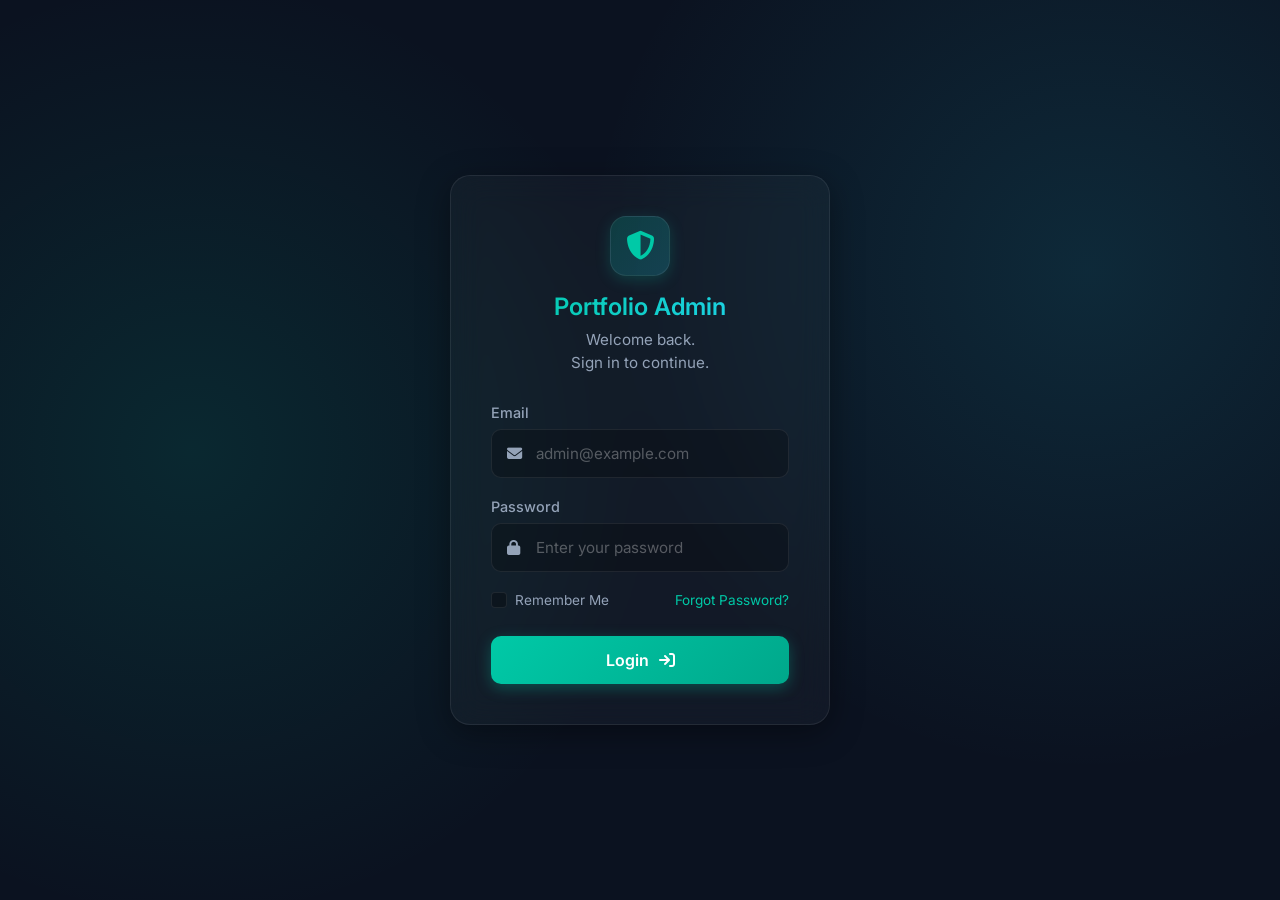
<file: index.html>
<!DOCTYPE html>
<html lang="en">
<head>
    <meta charset="UTF-8">
    <meta name="viewport" content="width=device-width, initial-scale=1.0">
    <title>Portfolio Admin Dashboard</title>
    <!-- Google Fonts -->
    <link rel="preconnect" href="https://fonts.googleapis.com">
    <link rel="preconnect" href="https://fonts.gstatic.com" crossorigin>
    <link href="https://fonts.googleapis.com/css2?family=Inter:wght@300;400;500;600;700&display=swap" rel="stylesheet">
    <!-- FontAwesome for Icons -->
    <link rel="stylesheet" href="https://cdnjs.cloudflare.com/ajax/libs/font-awesome/6.4.0/css/all.min.css">
    <!-- Main Stylesheet -->
    <link rel="stylesheet" href="style.css">
</head>
<body>

    <!-- Route Protection -->
    <script>
        if (!localStorage.getItem("token")) {
            window.location.href = "login.html";
        }
    </script>

    <div class="dashboard-container">
        <!-- Sidebar Navigation -->
        <aside class="sidebar glass-panel">
            <div class="sidebar-header">
                <h2>Admin Panel</h2>
            </div>
            <nav class="sidebar-nav">
                <a href="#" class="nav-item active" data-target="dashboard-section">
                    <i class="fa-solid fa-chart-pie"></i> Dashboard
                </a>
                <a href="#" class="nav-item" data-target="projects-section">
                    <i class="fa-solid fa-briefcase"></i> Projects
                </a>
                <a href="#" class="nav-item" data-target="skills-section">
                    <i class="fa-solid fa-code"></i> Skills
                </a>
                <a href="#" class="nav-item" data-target="about-section">
                    <i class="fa-solid fa-user"></i> About
                </a>
                <a href="#" class="nav-item" data-target="contact-section">
                    <i class="fa-solid fa-envelope"></i> Contact
                </a>
                <div class="nav-divider"></div>
                <a href="#" class="nav-item">
                    <i class="fa-solid fa-gear"></i> Settings
                </a>
                <a href="#" id="logout-btn" class="nav-item logout">
                    <i class="fa-solid fa-arrow-right-from-bracket"></i> Logout
                </a>
            </nav>
        </aside>

        <!-- Main Content Area -->
        <main class="main-content">
            <!-- Topbar -->
            <header class="topbar glass-panel">
                <div class="topbar-title">
                    <h1 id="current-section-title">Dashboard</h1>
                </div>
                <div class="topbar-actions">
                    <div class="admin-profile">
                        <img src="https://ui-avatars.com/api/?name=Ahammed+Adil&background=00C9A7&color=fff" alt="Admin" class="avatar">
                        <span>Ahammed Adil</span>
                    </div>
                </div>
            </header>

            <!-- Sections Container -->
            <div class="sections-container">
                
                <!-- Dashboard Section -->
                <section id="dashboard-section" class="content-section active">
                    <div class="dashboard-cards">
                        <div class="stat-card glass-panel">
                            <div class="stat-icon"><i class="fa-solid fa-briefcase"></i></div>
                            <div class="stat-info">
                                <h3>Total Projects</h3>
                                <p id="stat-projects">0</p>
                            </div>
                        </div>
                        <div class="stat-card glass-panel">
                            <div class="stat-icon"><i class="fa-solid fa-code"></i></div>
                            <div class="stat-info">
                                <h3>Total Skills</h3>
                                <p id="stat-skills">0</p>
                            </div>
                        </div>
                        <div class="stat-card glass-panel">
                            <div class="stat-icon"><i class="fa-solid fa-envelope"></i></div>
                            <div class="stat-info">
                                <h3>Total Messages</h3>
                                <p id="stat-messages">0</p>
                            </div>
                        </div>
                        <div class="stat-card glass-panel">
                            <div class="stat-icon"><i class="fa-solid fa-eye"></i></div>
                            <div class="stat-info">
                                <h3>Visitors</h3>
                                <p id="stat-visitors">0</p>
                            </div>
                        </div>
                    </div>
                </section>

                <!-- Projects Section -->
                <section id="projects-section" class="content-section">
                    <div class="section-header">
                        <h2>Manage Projects</h2>
                        <button class="btn btn-primary" onclick="openProjectModal()"><i class="fa-solid fa-plus"></i> Add Project</button>
                    </div>
                    <div class="projects-grid" id="projects-grid">
                        <!-- Projects will be loaded here dynamically -->
                        <div class="loading-state">Loading projects...</div>
                    </div>
                </section>

                <!-- Placeholders for other sections -->
                <section id="skills-section" class="content-section">

                    <div class="section-header">
                        <h2>Manage Skills</h2>

                        <button class="btn btn-primary" onclick="openSkillModal()">
                            <i class="fa-solid fa-plus"></i> Add Skill
                        </button>
                    </div>

                    <div class="projects-grid" id="skills-grid">

                        <div class="loading-state">
                            Loading skills...
                        </div>

                    </div>

                </section>


                <section id="about-section" class="content-section">

                    <div class="section-header">

                        <h2>Manage About</h2>

                        <button class="btn btn-primary" onclick="openAboutModal()">

                            <i class="fa-solid fa-pen"></i>

                            Edit About

                        </button>

                    </div>

                    <div id="about-card" class="glass-panel" style="padding:30px;">

                        <div class="loading-state">

                            Loading About...

                        </div>

                    </div>

                </section>
                                <section id="contact-section" class="content-section">

                            <div class="section-header">

                                <h2>Contact Messages</h2>

                            </div>

                            <div id="messages-grid" class="projects-grid">

                                <div class="loading-state">

                                    Loading Messages...

                                </div>

                            </div>

                        </section>

                            </div>
                        </main>
                    </div>

    <!-- Project Modal (Add/Edit) -->
    <div id="project-modal" class="modal-overlay">
        <div class="modal-content glass-panel">
            <div class="modal-header">
                <h2 id="modal-title">Add Project</h2>
                <button class="close-btn" onclick="closeProjectModal()"><i class="fa-solid fa-xmark"></i></button>
            </div>
            <form id="project-form">
                <input type="hidden" id="project-id">
                
                <div class="form-group">
                    <label for="project-title">Project Title</label>
                    <input type="text" id="project-title" required class="glass-input">
                </div>
                
                <div class="form-group">
                <label for="project-category">Category</label>

                    <select id="project-category" class="glass-input" required>
                        <option value="">Select Category</option>
                        <option value="Frontend">Frontend</option>
                        <option value="Backend">Backend</option>
                        <option value="Full Stack">Full Stack</option>
                        <option value="Mobile">Mobile</option>
                        <option value="AI/ML">AI/ML</option>
                    </select>
                </div>
                <div class="form-group">
                    <label for="project-tech">Technologies (comma separated)</label>
                    <input type="text" id="project-tech" required class="glass-input">
                </div>

                <div class="form-group">
                    <label for="project-github">GitHub Link</label>
                    <input type="url" id="project-github" class="glass-input">
                </div>

                <div class="form-group">
                    <label for="project-demo">Live Demo Link</label>
                    <input type="url" id="project-demo" class="glass-input">
                </div>

                <div class="form-group">
                    <label for="project-desc">Description</label>
                    <textarea id="project-desc" rows="4" required class="glass-input"></textarea>
                </div>

                <div class="form-group checkbox-group">
                    <input type="checkbox" id="project-featured">
                    <label for="project-featured">Featured Project</label>
                </div>

                <div class="modal-actions">
                    <button type="button" class="btn btn-secondary" onclick="closeProjectModal()">Cancel</button>
                    <button type="submit" class="btn btn-primary">Save Project</button>
                </div>
            </form>
        </div>
    </div>

  
    <!-- Skill Modal -->
<div id="skill-modal" class="modal-overlay">
    <div class="modal-content glass-panel">

        <div class="modal-header">
            <h2 id="skill-modal-title">Add Skill</h2>

            <button class="close-btn" onclick="closeSkillModal()">
                <i class="fa-solid fa-xmark"></i>
            </button>
        </div>

        <form id="skill-form">

            <input type="hidden" id="skill-id">

            <div class="form-group">
                <label>Skill Name</label>
                <input
                    type="text"
                    id="skill-name"
                    class="glass-input"
                    required>
            </div>

            <div class="form-group">
                <label>Category</label>

                <select
                    id="skill-category"
                    class="glass-input"
                    required>

                    <option value="Frontend">Frontend</option>
                    <option value="Backend">Backend</option>
                    <option value="Database">Database</option>
                    <option value="Programming">Programming</option>
                    <option value="Tools">Tools</option>

                </select>
            </div>

            <div class="form-group">
                <label>Skill Level (0-100)</label>

                <input
                    type="number"
                    id="skill-level"
                    class="glass-input"
                    min="0"
                    max="100"
                    required>
            </div>

            <div class="form-group">
                <label>FontAwesome Icon</label>

                <input
                    type="text"
                    id="skill-icon"
                    class="glass-input"
                    placeholder="fab fa-react"
                    required>
            </div>

            <div class="modal-actions">

                <button
                    type="button"
                    class="btn btn-secondary"
                    onclick="closeSkillModal()">
                    Cancel
                </button>

                <button
                    type="submit"
                    class="btn btn-primary">
                    Save Skill
                </button>

            </div>

        </form>

    </div>
</div>

<!-- About Modal -->
<div id="about-modal" class="modal-overlay">

    <div class="modal-content glass-panel">

        <div class="modal-header">

            <h2>Edit About</h2>

            <button class="close-btn" onclick="closeAboutModal()">
                <i class="fa-solid fa-xmark"></i>
            </button>

        </div>

        <form id="about-form">

            <div class="form-group">

                <label>Bio</label>

                <textarea
                    id="about-bio"
                    rows="8"
                    class="glass-input"
                    required></textarea>

            </div>

            <div class="modal-actions">

                <button
                    type="button"
                    class="btn btn-secondary"
                    onclick="closeAboutModal()">

                    Cancel

                </button>

                <button
                    type="submit"
                    class="btn btn-primary">

                    Save

                </button>

            </div>

        </form>

    </div>

</div>

<script src="script.js"></script>

</body>
</html>
</file>
<file: style.css>
:root {
    /* Color Palette */
    --bg-color: #0B1220;
    --primary: #00C9A7;
    --primary-hover: #00a88b;
    --accent: #22D3EE;
    --text-main: #FFFFFF;
    --text-secondary: #94A3B8;
    --danger: #ef4444;
    
    /* Glassmorphism */
    --glass-bg: rgba(255, 255, 255, 0.03);
    --glass-border: rgba(255, 255, 255, 0.08);
    --glass-shadow: 0 4px 30px rgba(0, 0, 0, 0.3);
    --glass-blur: blur(12px);
    
    /* Layout */
    --sidebar-width: 260px;
    --transition: all 0.3s ease;
}

* {
    margin: 0;
    padding: 0;
    box-sizing: border-box;
}

body {
    font-family: 'Inter', sans-serif;
    background-color: var(--bg-color);
    color: var(--text-main);
    min-height: 100vh;
    overflow-x: hidden;
    /* Optional: Add a subtle background glow or gradient for a more premium feel */
    background-image: 
        radial-gradient(circle at 15% 50%, rgba(0, 201, 167, 0.08), transparent 25%),
        radial-gradient(circle at 85% 30%, rgba(34, 211, 238, 0.08), transparent 25%);
}

/* Glass Panel Utility */
.glass-panel {
    background: var(--glass-bg);
    border: 1px solid var(--glass-border);
    backdrop-filter: var(--glass-blur);
    -webkit-backdrop-filter: var(--glass-blur);
    box-shadow: var(--glass-shadow);
    border-radius: 16px;
}

/* Buttons */
.btn {
    padding: 10px 20px;
    border-radius: 8px;
    border: none;
    font-family: 'Inter', sans-serif;
    font-weight: 500;
    cursor: pointer;
    transition: var(--transition);
    display: inline-flex;
    align-items: center;
    gap: 8px;
    font-size: 0.9rem;
}

.btn-primary {
    background: var(--primary);
    color: #fff;
}
.btn-primary:hover {
    background: var(--primary-hover);
    transform: translateY(-2px);
    box-shadow: 0 4px 12px rgba(0, 201, 167, 0.3);
}

.btn-secondary {
    background: rgba(255,255,255,0.1);
    color: var(--text-main);
}
.btn-secondary:hover {
    background: rgba(255,255,255,0.15);
}

.btn-danger {
    background: rgba(239, 68, 68, 0.1);
    color: var(--danger);
    border: 1px solid rgba(239, 68, 68, 0.2);
}
.btn-danger:hover {
    background: var(--danger);
    color: #fff;
}

/* Dashboard Layout */
.dashboard-container {
    display: flex;
    height: 100vh;
}

/* Sidebar */
.sidebar {
    width: var(--sidebar-width);
    height: calc(100vh - 32px);
    margin: 16px;
    display: flex;
    flex-direction: column;
    padding: 24px 0;
}

.sidebar-header {
    padding: 0 24px 24px;
    border-bottom: 1px solid var(--glass-border);
    margin-bottom: 24px;
}
.sidebar-header h2 {
    font-size: 1.25rem;
    font-weight: 600;
    letter-spacing: 1px;
    background: linear-gradient(90deg, var(--primary), var(--accent));
    -webkit-background-clip: text;
    -webkit-text-fill-color: transparent;
}

.sidebar-nav {
    display: flex;
    flex-direction: column;
    gap: 8px;
    padding: 0 16px;
    flex: 1;
}

.nav-item {
    padding: 12px 16px;
    color: var(--text-secondary);
    text-decoration: none;
    border-radius: 10px;
    display: flex;
    align-items: center;
    gap: 12px;
    transition: var(--transition);
    font-weight: 500;
}
.nav-item i {
    font-size: 1.1rem;
    width: 20px;
    text-align: center;
}

.nav-item:hover {
    color: var(--text-main);
    background: rgba(255,255,255,0.05);
}

.nav-item.active {
    color: var(--text-main);
    background: linear-gradient(90deg, rgba(0, 201, 167, 0.15), rgba(34, 211, 238, 0.05));
    border-left: 3px solid var(--primary);
}

.nav-divider {
    height: 1px;
    background: var(--glass-border);
    margin: 16px 0;
}
.logout {
    color: #ef4444;
}
.logout:hover {
    background: rgba(239, 68, 68, 0.1);
    color: #ef4444;
}

/* Main Content */
.main-content {
    flex: 1;
    display: flex;
    flex-direction: column;
    padding: 16px 16px 16px 0;
    overflow: hidden;
}

/* Topbar */
.topbar {
    height: 70px;
    display: flex;
    justify-content: space-between;
    align-items: center;
    padding: 0 24px;
    margin-bottom: 24px;
}
.topbar-title h1 {
    font-size: 1.25rem;
    font-weight: 600;
}

.admin-profile {
    display: flex;
    align-items: center;
    gap: 12px;
    font-weight: 500;
}
.avatar {
    width: 36px;
    height: 36px;
    border-radius: 50%;
}

/* Sections */
.sections-container {
    flex: 1;
    overflow-y: auto;
    padding-right: 8px;
}

/* Custom Scrollbar for container */
.sections-container::-webkit-scrollbar {
    width: 6px;
}
.sections-container::-webkit-scrollbar-track {
    background: transparent;
}
.sections-container::-webkit-scrollbar-thumb {
    background: var(--glass-border);
    border-radius: 4px;
}

.content-section {
    display: none;
    animation: fadeIn 0.4s ease forwards;
}
.content-section.active {
    display: block;
}

@keyframes fadeIn {
    from { opacity: 0; transform: translateY(10px); }
    to { opacity: 1; transform: translateY(0); }
}

/* Dashboard Cards */
.dashboard-cards {
    display: grid;
    grid-template-columns: repeat(auto-fit, minmax(220px, 1fr));
    gap: 24px;
}
.stat-card {
    padding: 24px;
    display: flex;
    align-items: center;
    gap: 20px;
    transition: transform 0.3s ease;
}
.stat-card:hover {
    transform: translateY(-5px);
}
.stat-icon {
    width: 50px;
    height: 50px;
    border-radius: 12px;
    background: rgba(0, 201, 167, 0.1);
    color: var(--primary);
    display: flex;
    align-items: center;
    justify-content: center;
    font-size: 1.5rem;
}
.stat-info h3 {
    font-size: 0.9rem;
    color: var(--text-secondary);
    font-weight: 500;
    margin-bottom: 4px;
}
.stat-info p {
    font-size: 1.8rem;
    font-weight: 700;
}

/* Section Header */
.section-header {
    display: flex;
    justify-content: space-between;
    align-items: center;
    margin-bottom: 24px;
}

/* Projects Grid */
.projects-grid {
    display: grid;
    grid-template-columns: repeat(auto-fill, minmax(300px, 1fr));
    gap: 24px;
}
.project-card {
    padding: 20px;
    display: flex;
    flex-direction: column;
    gap: 16px;
    transition: transform 0.3s ease;
}
.project-card:hover {
    transform: translateY(-5px);
}
.project-header {
    display: flex;
    justify-content: space-between;
    align-items: flex-start;
}
.project-title {
    font-size: 1.1rem;
    font-weight: 600;
    margin-bottom: 4px;
}
.project-category {
    font-size: 0.8rem;
    color: var(--accent);
    background: rgba(34, 211, 238, 0.1);
    padding: 2px 8px;
    border-radius: 4px;
    display: inline-block;
}
.project-actions {
    display: flex;
    gap: 8px;
}
.icon-btn {
    background: transparent;
    border: none;
    color: var(--text-secondary);
    cursor: pointer;
    font-size: 1rem;
    transition: var(--transition);
}
.icon-btn:hover {
    color: var(--text-main);
}
.icon-btn.edit:hover { color: var(--primary); }
.icon-btn.delete:hover { color: var(--danger); }

.project-tech {
    display: flex;
    flex-wrap: wrap;
    gap: 8px;
}
.tech-tag {
    font-size: 0.75rem;
    background: rgba(255,255,255,0.05);
    padding: 4px 8px;
    border-radius: 4px;
    color: var(--text-secondary);
}
.project-links {
    margin-top: auto;
    display: flex;
    gap: 12px;
}
.project-links a {
    color: var(--text-main);
    text-decoration: none;
    font-size: 0.85rem;
    display: flex;
    align-items: center;
    gap: 6px;
    opacity: 0.7;
    transition: var(--transition);
}
.project-links a:hover {
    opacity: 1;
    color: var(--primary);
}

.loading-state {
    grid-column: 1 / -1;
    text-align: center;
    padding: 40px;
    color: var(--text-secondary);
}

/* Modals */
.modal-overlay {
    position: fixed;
    top: 0;
    left: 0;
    width: 100%;
    height: 100%;
    background: rgba(0,0,0,0.5);
    backdrop-filter: blur(4px);
    display: flex;
    align-items: center;
    justify-content: center;
    z-index: 1000;
    opacity: 0;
    pointer-events: none;
    transition: var(--transition);
}
.modal-overlay.active {
    opacity: 1;
    pointer-events: all;
}
.modal-content {
    width: 100%;
    max-width: 600px;
    padding: 32px;
    transform: translateY(20px);
    transition: var(--transition);
    max-height: 90vh;
    overflow-y: auto;
}
.modal-overlay.active .modal-content {
    transform: translateY(0);
}
.modal-header {
    display: flex;
    justify-content: space-between;
    align-items: center;
    margin-bottom: 24px;
}
.close-btn {
    background: transparent;
    border: none;
    color: var(--text-secondary);
    font-size: 1.5rem;
    cursor: pointer;
}
.close-btn:hover { color: var(--text-main); }

/* Forms */
.form-group {
    margin-bottom: 20px;
}
.form-group label {
    display: block;
    margin-bottom: 8px;
    font-size: 0.9rem;
    color: var(--text-secondary);
}
.glass-input {
    width: 100%;
    background: rgba(0,0,0,0.2);
    border: 1px solid var(--glass-border);
    border-radius: 8px;
    padding: 12px 16px;
    color: var(--text-main);
    font-family: 'Inter', sans-serif;
    transition: var(--transition);
    outline: none;
}
.glass-input:focus {
    border-color: var(--primary);
    background: rgba(0,0,0,0.3);
}
textarea.glass-input {
    resize: vertical;
}

.checkbox-group {
    display: flex;
    align-items: center;
    gap: 10px;
}
.checkbox-group input {
    accent-color: var(--primary);
    width: 18px;
    height: 18px;
}
.checkbox-group label {
    margin-bottom: 0;
}

.modal-actions {
    display: flex;
    justify-content: flex-end;
    gap: 12px;
    margin-top: 32px;
}
</file>
<file: login.css>
:root {
    /* Color Palette matching the main dashboard */
    --bg-color: #0B1220;
    --primary: #00C9A7;
    --primary-hover: #00a88b;
    --accent: #22D3EE;
    --text-main: #FFFFFF;
    --text-secondary: #94A3B8;
    --danger: #ef4444;
    
    /* Glassmorphism */
    --glass-bg: rgba(255, 255, 255, 0.03);
    --glass-border: rgba(255, 255, 255, 0.08);
    --glass-shadow: 0 8px 32px rgba(0, 0, 0, 0.37);
    --glass-blur: blur(16px);
    
    --transition: all 0.3s ease;
}

* {
    margin: 0;
    padding: 0;
    box-sizing: border-box;
}

body {
    font-family: 'Inter', sans-serif;
    background-color: var(--bg-color);
    color: var(--text-main);
    min-height: 100vh;
    display: flex;
    align-items: center;
    justify-content: center;
    
    /* Dark Gradient & Soft Glow Background */
    background-image: 
        radial-gradient(circle at 15% 50%, rgba(0, 201, 167, 0.12), transparent 40%),
        radial-gradient(circle at 85% 30%, rgba(34, 211, 238, 0.12), transparent 40%);
    background-attachment: fixed;
}

/* Container */
.login-container {
    width: 100%;
    max-width: 420px;
    padding: 20px;
    z-index: 10;
}

/* Responsive Widths */
@media (max-width: 768px) {
    .login-container {
        max-width: 80%;
    }
}
@media (max-width: 480px) {
    .login-container {
        max-width: 95%;
    }
}

/* Glass Panel */
.glass-panel {
    background: var(--glass-bg);
    border: 1px solid var(--glass-border);
    backdrop-filter: var(--glass-blur);
    -webkit-backdrop-filter: var(--glass-blur);
    box-shadow: var(--glass-shadow);
    border-radius: 20px;
    padding: 40px;
}

/* Header */
.login-header {
    text-align: center;
    margin-bottom: 30px;
}

.logo-icon {
    width: 60px;
    height: 60px;
    background: linear-gradient(135deg, rgba(0, 201, 167, 0.2), rgba(34, 211, 238, 0.2));
    color: var(--primary);
    border-radius: 16px;
    display: flex;
    align-items: center;
    justify-content: center;
    font-size: 1.8rem;
    margin: 0 auto 16px;
    border: 1px solid var(--glass-border);
    box-shadow: 0 4px 15px rgba(0, 201, 167, 0.2);
}

.login-header h2 {
    font-size: 1.5rem;
    font-weight: 600;
    margin-bottom: 8px;
    background: linear-gradient(90deg, var(--primary), var(--accent));
    -webkit-background-clip: text;
    -webkit-text-fill-color: transparent;
}

.login-header p {
    color: var(--text-secondary);
    font-size: 0.95rem;
    line-height: 1.5;
}

/* Error Box */
.error-box {
    background: rgba(239, 68, 68, 0.15);
    border: 1px solid rgba(239, 68, 68, 0.3);
    color: #fca5a5;
    padding: 12px 16px;
    border-radius: 8px;
    margin-bottom: 24px;
    font-size: 0.9rem;
    display: flex;
    align-items: center;
    gap: 10px;
    animation: fadeIn 0.3s ease;
}
@keyframes fadeIn {
    from { opacity: 0; transform: translateY(-10px); }
    to { opacity: 1; transform: translateY(0); }
}

/* Forms */
.form-group {
    margin-bottom: 20px;
}

.form-group label {
    display: block;
    margin-bottom: 8px;
    font-size: 0.9rem;
    color: var(--text-secondary);
    font-weight: 500;
}

.input-with-icon {
    position: relative;
    display: flex;
    align-items: center;
}

.input-with-icon i {
    position: absolute;
    left: 16px;
    color: var(--text-secondary);
    font-size: 0.95rem;
    transition: var(--transition);
}

.glass-input {
    width: 100%;
    background: rgba(0, 0, 0, 0.25);
    border: 1px solid var(--glass-border);
    border-radius: 10px;
    padding: 14px 16px 14px 44px;
    color: var(--text-main);
    font-family: 'Inter', sans-serif;
    font-size: 0.95rem;
    transition: var(--transition);
    outline: none;
}

.glass-input::placeholder {
    color: rgba(255, 255, 255, 0.3);
}

.glass-input:focus {
    border-color: var(--primary);
    background: rgba(0, 0, 0, 0.4);
    box-shadow: 0 0 0 3px rgba(0, 201, 167, 0.15);
}

.glass-input:focus + i, 
.input-with-icon:focus-within i {
    color: var(--primary);
}

/* Form Options */
.form-options {
    display: flex;
    justify-content: space-between;
    align-items: center;
    margin-bottom: 28px;
    font-size: 0.85rem;
}

.checkbox-group {
    display: flex;
    align-items: center;
    gap: 8px;
}

.checkbox-group input[type="checkbox"] {
    appearance: none;
    width: 16px;
    height: 16px;
    border: 1px solid var(--glass-border);
    border-radius: 4px;
    background: rgba(0,0,0,0.3);
    cursor: pointer;
    position: relative;
    transition: var(--transition);
}

.checkbox-group input[type="checkbox"]:checked {
    background: var(--primary);
    border-color: var(--primary);
}

.checkbox-group input[type="checkbox"]:checked::after {
    content: '\f00c';
    font-family: 'Font Awesome 6 Free';
    font-weight: 900;
    position: absolute;
    color: #000;
    font-size: 10px;
    top: 50%;
    left: 50%;
    transform: translate(-50%, -50%);
}

.checkbox-group label {
    color: var(--text-secondary);
    cursor: pointer;
    user-select: none;
}

.forgot-link {
    color: var(--primary);
    text-decoration: none;
    transition: var(--transition);
}
.forgot-link:hover {
    color: var(--primary-hover);
    text-decoration: underline;
}

/* Button */
.btn {
    width: 100%;
    padding: 14px;
    border-radius: 10px;
    border: none;
    font-family: 'Inter', sans-serif;
    font-weight: 600;
    font-size: 1rem;
    cursor: pointer;
    transition: var(--transition);
    display: flex;
    align-items: center;
    justify-content: center;
    gap: 10px;
}

.btn-primary {
    background: linear-gradient(135deg, var(--primary), #00a88b);
    color: #fff;
    box-shadow: 0 4px 15px rgba(0, 201, 167, 0.3);
}

.btn-primary:hover:not(:disabled) {
    transform: translateY(-2px);
    box-shadow: 0 6px 20px rgba(0, 201, 167, 0.4);
}

.btn-primary:disabled {
    opacity: 0.7;
    cursor: not-allowed;
    background: rgba(0, 201, 167, 0.5);
    box-shadow: none;
    transform: none;
}
</file>
